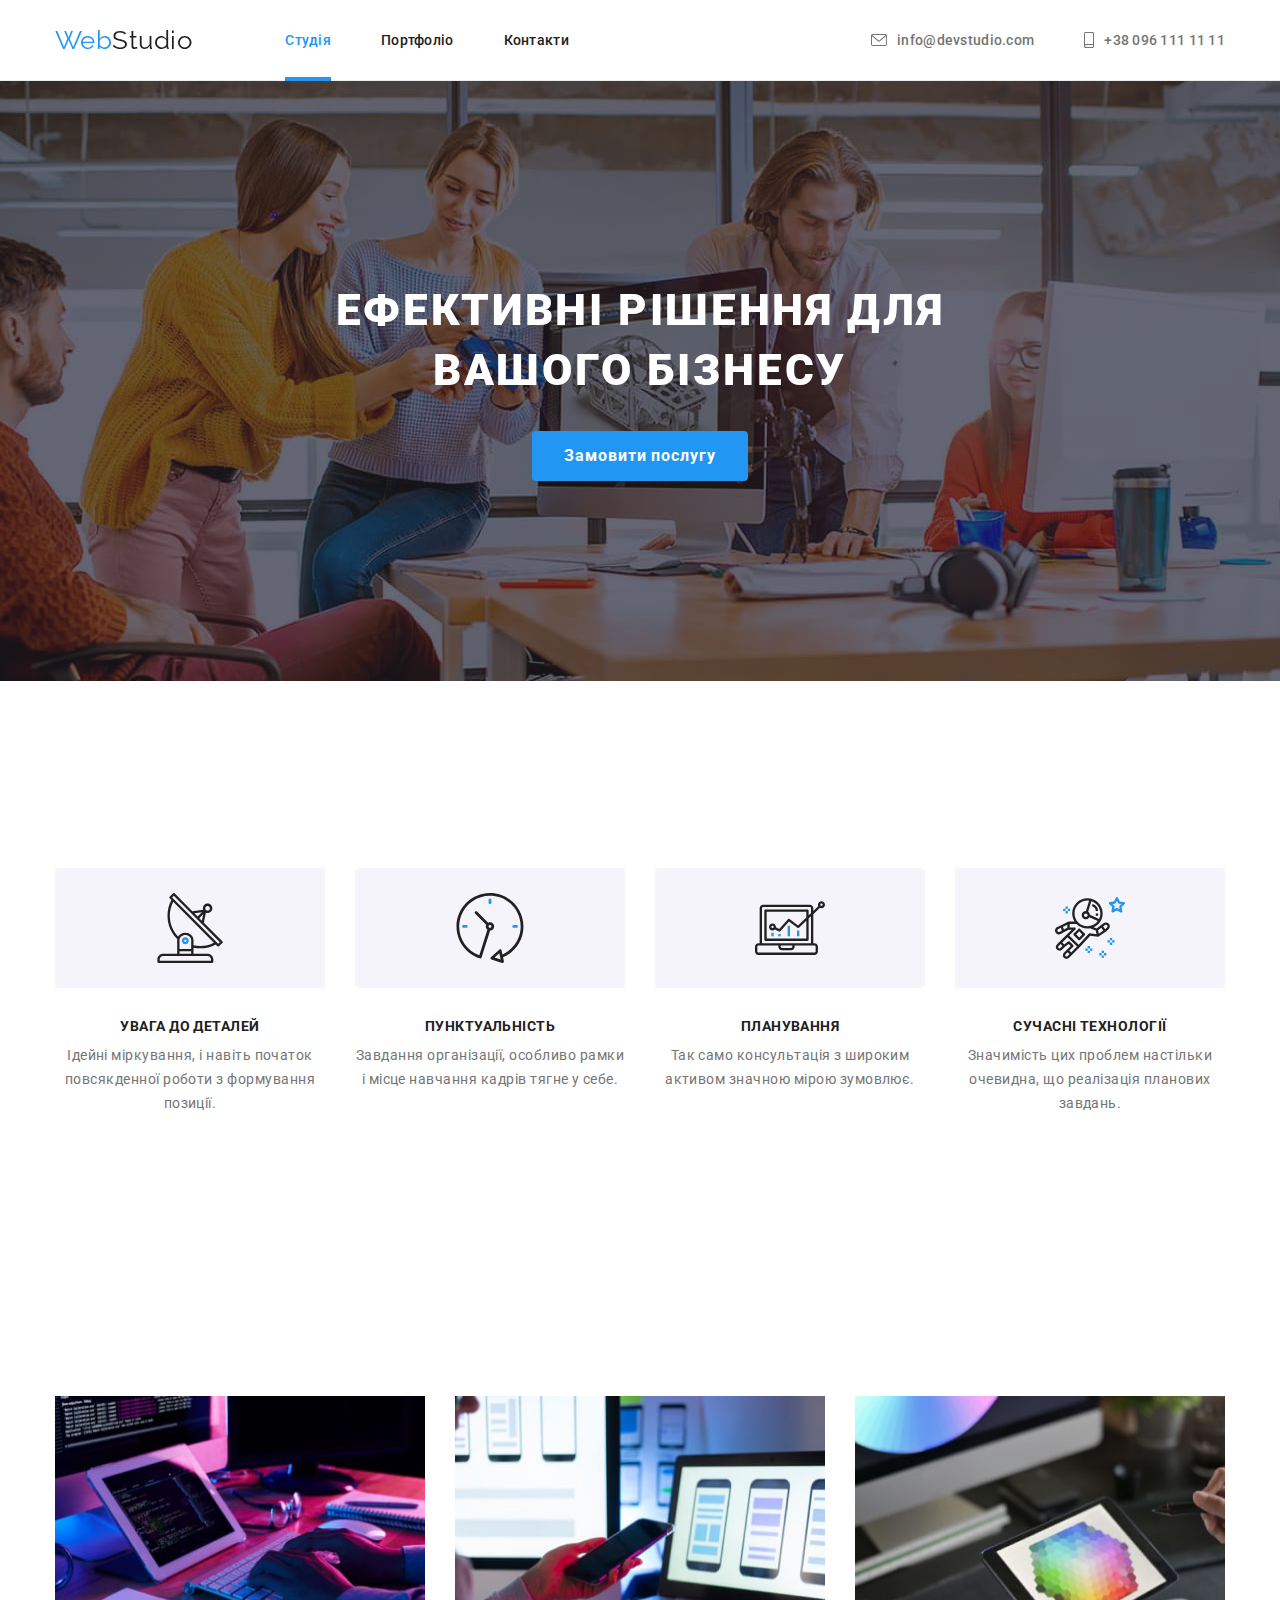
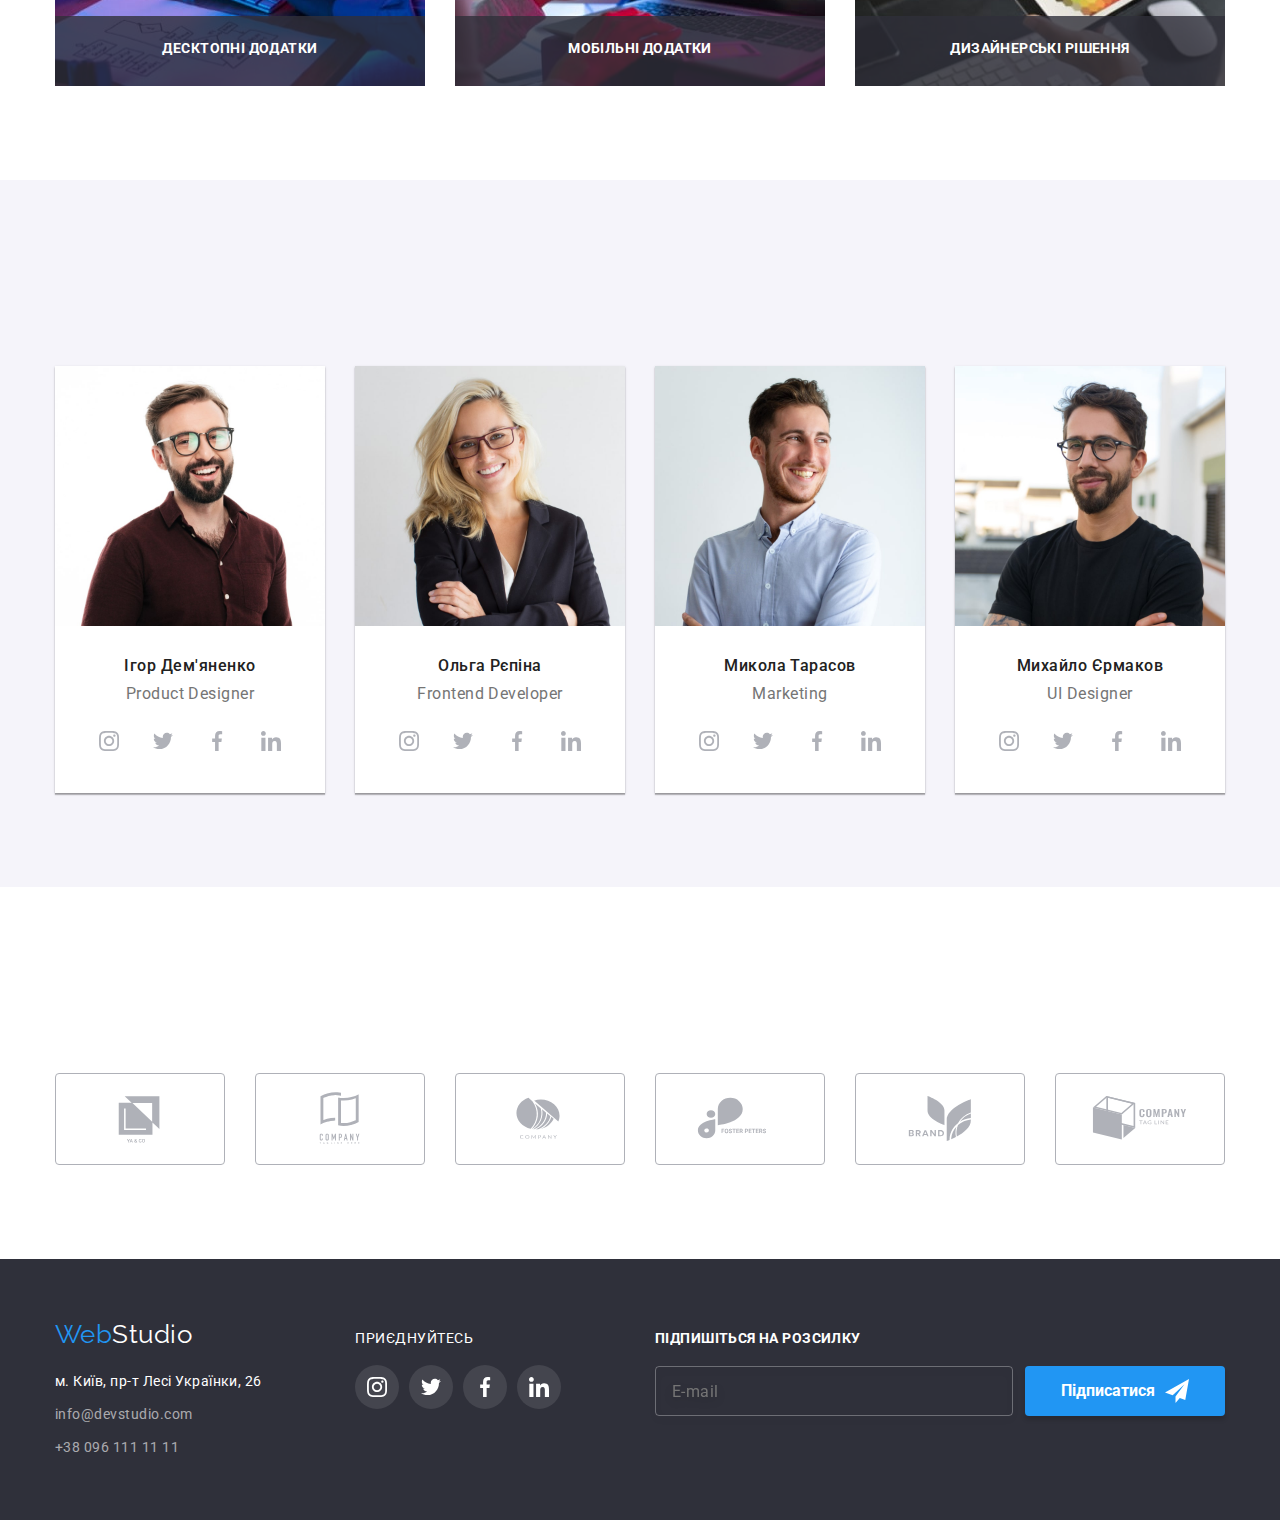
<file: index.html>
<!DOCTYPE html>
<html lang="uk">
<head>
  <meta charset="UTF-8">
  <meta http-equiv="X-UA-Compatible" content="IE=edge">
  <meta name="viewport" content="width=device-width, initial-scale=1.0">
  <title>Document</title> 

  <link rel="preconnect" href="https://fonts.googleapis.com">
  <link rel="preconnect" href="https://fonts.gstatic.com" crossorigin>
  <link href="https://fonts.googleapis.com/css2?family=Raleway:wght@700&family=Roboto:wght@400;500;700;900&display=swap"
  rel="stylesheet">
  
  <link rel="stylesheet" href="https://cdnjs.cloudflare.com/ajax/libs/modern-normalize/1.1.0/modern-normalize.min.css"
    integrity="sha512-wpPYUAdjBVSE4KJnH1VR1HeZfpl1ub8YT/NKx4PuQ5NmX2tKuGu6U/JRp5y+Y8XG2tV+wKQpNHVUX03MfMFn9Q=="
    crossorigin="anonymous" referrerpolicy="no-referrer" />
  <link rel="stylesheet" href="https://cdnjs.cloudflare.com/ajax/libs/animate.css/4.1.1/animate.min.css" />
  <link href="https://unpkg.com/aos@2.3.1/dist/aos.css" rel="stylesheet">
  
  <!--<link rel="stylesheet" href="./css/styles.css">-->
  <link rel="stylesheet" href="./css/main.min.css">
</head>

<body class="">

<header class="header" >
  <div class="container list-alignment">
    <a  href="#" class="header__Studio flex-second style-none" data-aos="fade-right"
      data-aos-offset="300"
      data-aos-easing="ease-in-sine"><span class="header__web">Web</span>Studio</a>
  <nav>
    <ul class="list menu">
      <li class="menu__item"><a href="#" class="menu__link current style-none "> Студія </a></li>
      <li class="menu__item"><a href="./portfolio.html " class="menu__link style-none"> Портфоліо </a></li>
      <li class="menu__item"><a href="#" class="menu__link style-none "> Контакти </a></li>
    </ul>
  </nav>
    <ul class="list menu">
      <li class="flex-first  "><a class=" header-contaktes style-none " href="mailto:info@devstudio.com">
        <svg class="icon-header" width="16" height="12"><use href="./imeges/icons.svg#icon--1"></use></svg>info@devstudio.com</a></li>
      <li class="flex-first icon-en "><a class="header-contaktes style-none " href="tel:+380961111111">
        <svg class="icon-header" width="10" height="16"><use href="./imeges/icons.svg#icon-smartphone-1"></use></svg>+38 096 111 11 11</a></li>
    </ul>
  </div>

</header>

<main> 
<section class="background body-modal">
  <div class="order container">
    <h1 class="order-text field-none"  data-aos="fade-down"
      data-aos-easing="linear"
      data-aos-duration="1500">ЕФЕКТИВНІ РІШЕННЯ ДЛЯ <br /> ВАШОГО БІЗНЕСУ</h1>
    <button class="order-button" type="button" data-modal-open>Замовити послугу</button>
  </div>
</section>


<section class="section none-bottom">
  <!--пізніше прибрати в CSS-->
  <h2 class="heddin">приорітети компанії</h2>
  <div class="container">
      <ul class="list priorities-flex section ">
        <li class="priority-flex ">
          <div class="icon-priorities">
            <svg class="" width="70" height="70">
              <use href="./imeges/icons.svg#icon-antenna-1-1">
              </use>
            </svg>
          </div>
          <h3 class="priorities-title">УВАГА ДО ДЕТАЛЕЙ</h3>
          <p class="priorities-text field-none">Ідейні міркування, і навіть початок повсякденної роботи з формування позиції.
          </p>
        </li>
        <li class="priority-flex ">
          <div class="icon-priorities">
            <svg class="" width="70" height="70">
              <use href="./imeges/icons.svg#icon-clock-1-1">
              </use>
            </svg>
          </div>
          <h3 class="priorities-title field-none">ПУНКТУАЛЬНІСТЬ</h3>
          <p class="priorities-text field-none">Завдання організації, особливо рамки і місце навчання кадрів тягне у себе.</p>
        </li>
        <li class="priority-flex ">
          <div class="icon-priorities">
            <svg class="" width="70" height="70">
              <use href="./imeges/icons.svg#icon-diagram-1-1">
              </use>
            </svg>
          </div>
          <h3 class="priorities-title field-none">ПЛАНУВАННЯ</h3>
          <p class="priorities-text field-none">Так само консультація з широким активом значною мірою зумовлює.</p>
        </li>
        <li class="priority-flex ">
          <div class="icon-priorities">
            <svg class="" width="70" height="70">
              <use href="./imeges/icons.svg#icon-astronaut-1-1">
              </use>
            </svg>
          </div>
          <h3 class="priorities-title field-none">СУЧАСНІ ТЕХНОЛОГІЇ</h3>
          <p class="priorities-text field-none">Значимість цих проблем настільки очевидна, що реалізація планових завдань.</p>
        </li>
      </ul>
  </div>
</section>
<!--чим ми займаємось-->
<section class="section">
  <div class="container">
    <h2 class="link field-none"  data-aos="zoom-out-left">Чим ми займаємося</h2>
    <ul class="list item">
      <li class="link-list">
        <div class="position-link">
          <img class="no-gap element" src="./img/box1-min.jpg" alt="працюе за ком" width="370" height="290">
          <h3 class="link-text text">ДЕСКТОПНІ ДОДАТКИ</h3>
        </div>
      </li>
      <li class="link-list">
        <div class="position-link">
          <img class="no-gap element" src="./img/img-min.jpg" alt="працюе за ноутом" width="370" height="290">
            <h3 class="link-text text"> МОБІЛЬНІ ДОДАТКИ</h3>
        </div>
      </li>
      <li class="link-list">
        <div class="position-link">
          <img class="no-gap element" src="./img/img(1)-min.jpg" alt="планшет" width="370" height="290">
          <h3 class="link-text text">ДИЗАЙНЕРСЬКІ РІШЕННЯ</h3>
        </div>
      </li>
    </ul>
  </div>

</section>
<!--список працівників-->
<section class="bgc section" >
  
  <div class="container">
    <h2 class="link field-none" data-aos="zoom-out-left">Наша команда</h2>
    <ul class="list theme">
      <li class="theme-bloc">
        <img class="no-gap"  src="./img/img(2)-min.jpg" alt="чоловік в окулярах коричнева теніска" width="270" height="260">
        <div class="cgr-bloc"><h3 class="nemes-list field-none">Ігор Дем'яненко</h3>
        <p lang="en" class="position-list field-none">Product Designer</p>
        <ul class="networks list">
          <li class="networks-position"> <a class="networks-team style-none" href="" target="_blank" rel="">
              <svg class="networks-icon" width="20" height="20">
                <use href="./imeges/icons.svg#icon-instagram-2-1"></use>
              </svg>
            </a></li>
          <li class="networks-position"> <a class="networks-team style-none" href="" target="_blank" rel="">
              <svg class="networks-icon" width="20" height="20">
                <use href="./imeges/icons.svg#icon-twitter-1-1"></use>
              </svg>
            </a></li>
          <li class="networks-position"> <a class="networks-team style-none" href="" target="_blank" rel="">
              <svg class="networks-icon" width="20" height="20">
                <use href="./imeges/icons.svg#icon-facebook-1-1"></use>
              </svg>
            </a></li>
          <li class="networks-position"> <a class="networks-team style-none" href="" target="_blank" rel="">
              <svg class="networks-icon" width="20" height="20">
                <use href="./imeges/icons.svg#icon-linkedin-1-1"></use>
              </svg>
            </a></li>
        </ul>
        </div>
        </li>
        <li class="theme-bloc">
          <img class="no-gap" src="./img/img(3)-min.jpg" alt="блондинка" width="270" height="260">
            <div class="cgr-bloc">
              <h3 class="nemes-list field-none">Ольга Рєпіна </h3>
              <p lang="en" class="position-list field-none">Frontend Developer</p>
          <ul class="networks list">
            <li class="networks-position"> <a class="networks-team style-none" href="" target="_blank" rel="">
                <svg class="networks-icon" width="20" height="20">
                  <use href="./imeges/icons.svg#icon-instagram-2-1"></use>
                </svg>
              </a></li>
            <li class="networks-position"> <a class="networks-team style-none" href="" target="_blank" rel="">
                <svg class="networks-icon" width="20" height="20">
                  <use href="./imeges/icons.svg#icon-twitter-1-1"></use>
                </svg>
              </a></li>
            <li class="networks-position"> <a class="networks-team style-none" href="" target="_blank" rel="">
                <svg class="networks-icon" width="20" height="20">
                  <use href="./imeges/icons.svg#icon-facebook-1-1"></use>
                </svg>
              </a></li>
            <li class="networks-position"> <a class="networks-team style-none" href="" target="_blank" rel="">
                <svg class="networks-icon" width="20" height="20">
                  <use href="./imeges/icons.svg#icon-linkedin-1-1"></use>
                </svg>
              </a></li>
            </ul>
            </div>
      </li>
      <li class="theme-bloc">
        <img  class="no-gap"  src="./img/img(4)-min.jpg" alt="чоловік в білій сорочці" width="270" height="260">
        <div class="cgr-bloc">
          <h3 class="nemes-list field-none">Микола Тарасов</h3>
          <p lang="en" class="position-list field-none">Marketing</p>
            <ul class="networks list">
              <li class="networks-position"> <a class="networks-team style-none" href="" target="_blank" rel="">
                  <svg class="networks-icon"  width="20" height="20">
                    <use href="./imeges/icons.svg#icon-instagram-2-1"></use>
                  </svg>
                </a></li>
              <li class="networks-position"> <a class="networks-team style-none" href="" target="_blank" rel="">
                  <svg class="networks-icon"  width="20" height="20">
                    <use href="./imeges/icons.svg#icon-twitter-1-1"></use>
                  </svg>
                </a></li>
              <li class="networks-position"> <a class="networks-team style-none" href="" target="_blank" rel="">
                  <svg class="networks-icon"  width="20" height="20">
                    <use href="./imeges/icons.svg#icon-facebook-1-1"></use>
                  </svg>
                </a></li>
              <li class="networks-position"> <a class="networks-team style-none" href="" target="_blank" rel="">
                  <svg class="networks-icon" width="20" height="20">
                    <use href="./imeges/icons.svg#icon-linkedin-1-1"></use>
                  </svg>
                </a></li>
            </ul>
      </div>
      </li>
      <li class="theme-bloc">
        <img  class="no-gap"  src="./img/img(5)-min.jpg" alt="чоловік в чорній футболці" width="270" height="260">
        <div class="cgr-bloc">
          <h3 class="nemes-list field-none">Михайло Єрмаков</h3>
          <p lang="en" class="position-list field-none">UI Designer</p>
              <ul class="networks list">
                <li class="networks-position"> <a class="networks-team style-none" href="" target="_blank" rel="">
                    <svg class="networks-icon" width="20" height="20">
                      <use href="./imeges/icons.svg#icon-instagram-2-1"></use>
                    </svg>
                  </a></li>
                <li class="networks-position"> <a class="networks-team style-none" href="" target="_blank" rel="">
                    <svg class="networks-icon" width="20" height="20">
                      <use href="./imeges/icons.svg#icon-twitter-1-1"></use>
                    </svg>
                  </a></li>
                <li class="networks-position"> <a class="networks-team style-none" href="" target="_blank" rel="">
                    <svg class="networks-icon" width="20" height="20">
                      <use href="./imeges/icons.svg#icon-facebook-1-1"></use>
                    </svg>
                  </a></li>
                <li class="networks-position"> <a class="networks-team style-none" href="" target="_blank" rel="">
                    <svg class="networks-icon" width="20" height="20">
                      <use href="./imeges/icons.svg#icon-linkedin-1-1"></use>
                    </svg>
                  </a></li>
              </ul>
              </div>
              </li>
      </ul>
  </div>
</section>
<section class="section">
  <div class=" container">
    <h2 class="link field-none" data-aos="zoom-out-left">Постійні клієнти</h2>
    <ul class="list clients-list">
      <li class="clients"><a class=" clients-position style-none" href="#" target="_blank">
        <svg class="icon-clients" width="106" height="60"><use href="./imeges/icons.svg#icon-Logo-6"></use></svg>
      </a></li>
      <li class="clients"><a class=" clients-position style-none" href="#" target="_blank">
        <svg class="icon-clients" width="106" height="60"><use href="./imeges/icons.svg#icon-Logo-1-1"></use></svg>
      </a></li>
      <li class="clients"><a class=" clients-position style-none" href="#" target="_blank">
        <svg class="icon-clients" width="106" height="60"><use href="./imeges/icons.svg#icon-Logo-2-1"></use></svg>
      </a></li>
      <li class="clients"><a class=" clients-position style-none" href="#" target="_blank">
        <svg class="icon-clients" width="106" height="60"><use href="./imeges/icons.svg#icon-Logo-3-1"></use></svg>
      </a></li>
      <li class="clients"><a class=" clients-position style-none" href="#" target="_blank">
        <svg class="icon-clients" width="106" height="60"><use href="./imeges/icons.svg#icon-Logo-4-1"></use></svg>
      </a></li>
      <li class="clients"><a class=" clients-position style-none" href="#" target="_blank">
        <svg class="icon-clients" width="106" height="60"><use href="./imeges/icons.svg#icon-Logo-5-2"></use></svg>
      </a></li>
    </ul>
  </div>
</section>

</main>

<footer class="box-address">
  <div class="container">
    <div class="">
      <a href="#" class="footer-studio style-none " ><span class="footer-web">Web</span>Studio</a>
      <ul class=" list footer-list footer-flex">
        <li class="position-margin address">м. Київ, пр-т Лесі Українки, 26</li>
        <li class="position-margin widht"><a class="box-contact style-none" href="mailto:info@devstudio.com">info@devstudio.com</a></li>
        <li class="position-margin widht"><a class="box-contact style-none" href="tel:+380961111111">+38 096 111 11 11</a></li>
      </ul>
    </div>

    <div class="footer-container ">
      <p class="footer-title">ПРИЄДНУЙТЕСЬ</p>
      <ul class="list  footer-gap">
        <li class="footer-position"><a class="style-none footer-link" href="">
            <svg class="footer-icon" width="20" height="20">
              <use href="./imeges/icons.svg#icon-instagram-2-1"></use>
            </svg></a></li>
        <li class="footer-position"><a class="style-none footer-link" href="">
            <svg class="footer-icon" width="20" height="20">
              <use href="./imeges/icons.svg#icon-twitter-1-1"></use>
            </svg></a></li>
        <li class="footer-position"><a class="style-none footer-link" href="">
            <svg class="footer-icon" width="20" height="20">
              <use href="./imeges/icons.svg#icon-facebook-1-1"></use>
            </svg></a></li>
        <li class="footer-position"><a class="style-none footer-link" href="">
            <svg class="footer-icon" width="20" height="20">
              <use href="./imeges/icons.svg#icon-linkedin-1-1"></use>
            </svg></a></li>
      </ul>
    </div>
    <!----------підписка  footer--------->
    <div >
      <form name="email" autocomplete="on" novalidate>
          <p class="label-text" >Підпишіться на розсилку</p>
          <div class="button-imput">
           
            <input class="imput-footer" type="email" name="email" id="email" placeholder="E-mail" />
            <button type="submit" class="footer-button">Підписатися
            <svg class="icon-submit" width="24" height="24">
              <use href="./imeges/icons.svg#icon-icon-send-1" ></use></svg></button>
          </div>
      </form>
    </div>
  </div>
</footer>
<!------------modal---------------->
<div class="backdrop is-hidden" data-modal>
  <div class="modal">
    <button class="modal-button" type="button" data-modal-close>
      <svg class="icon-modal" width="18" height="18">
        <use href="./imeges/icons.svg#icon-close-black-18"></use>
      </svg>
    </button>
    <!------------ форма замовлення------->
    <p class="modal-title">Залиште свої дані, ми вам передзвонимо</p>
    <form>
    <label class="label-input" for="user-name">Ім'я</label>
    <div class="input-wrapper">
      <input id="user-name" type="text" name="user-name" class="modal-input" required>
        <svg class="icon-input-modal" width="18" height="18">
        <use href="./imeges/icons.svg#icon-person-black-18dp-1-1"></use>
      </svg>
    </div>
    <label class="label-input" for="user-tel">Телефон</label>
    <div class="input-wrapper">
      <input id="user-tel" type="tel" name="user-tel" class="modal-input" required>
        <svg class="icon-input-modal" width="18" height="18">
        <use href="./imeges/icons.svg#icon-phone-black-18dp-1-1"></use>
      </svg>
    </div>
    <label class="label-input" for="user-email">Пошта</label>
    <div class="input-wrapper">
      <input class="modal-input" id="user-email" type="email" name="user-email" required>
        <svg class="icon-input-modal" width="18" height="18">
        <use href="./imeges/icons.svg#icon-email-black-18dp-1-1"></use>
      </svg>
    </div>
    <label  class="label-input" for="comment-modal">Коментар</label>
    <textarea 
    class="comment-modal" 
    name="comment-modal" 
    id="comment-modal" 
    placeholder="Введіть текст"></textarea>
    <!-------------checkbox------------->
    <div class="modal-field">
        <input class="checkbox-input hide" type="checkbox" id="checkbox-modal">
        <label class="checkbox-modal" for="checkbox-modal">
          <span class=""><svg class="" width="11" height="8">
            <use href="./imeges/icons.svg#icon-Vector-3-1"></use>
          </svg>
        </span>Погоджуюся з розсилкою та приймаю<b class="checkbox-span">
          <a class="input-condition style-none" href="#">Умови договору</a>
        </b>
      </label>
    </div>
      <button type="submit" class="button-send">Відправити</button>
      </form>
  </div>

</div>


<!---------------------------------->

<script src="https://unpkg.com/aos@2.3.1/dist/aos.js"></script>
<script>
  AOS.init();
</script>
<script src="./js/modal.js"></script>
<!----------"console"-->
  <script>
    (() => {
      document.querySelector('.js-speaker-form').addEventListener('submit', e => {
        e.preventDefault();

        new FormData(e.currentTarget).forEach((value, name) =>
          console.log(`${name}: ${value}`),
        );

        e.currentTarget.reset();
      });
    })();
  </script>
</body>
</html>
</file>
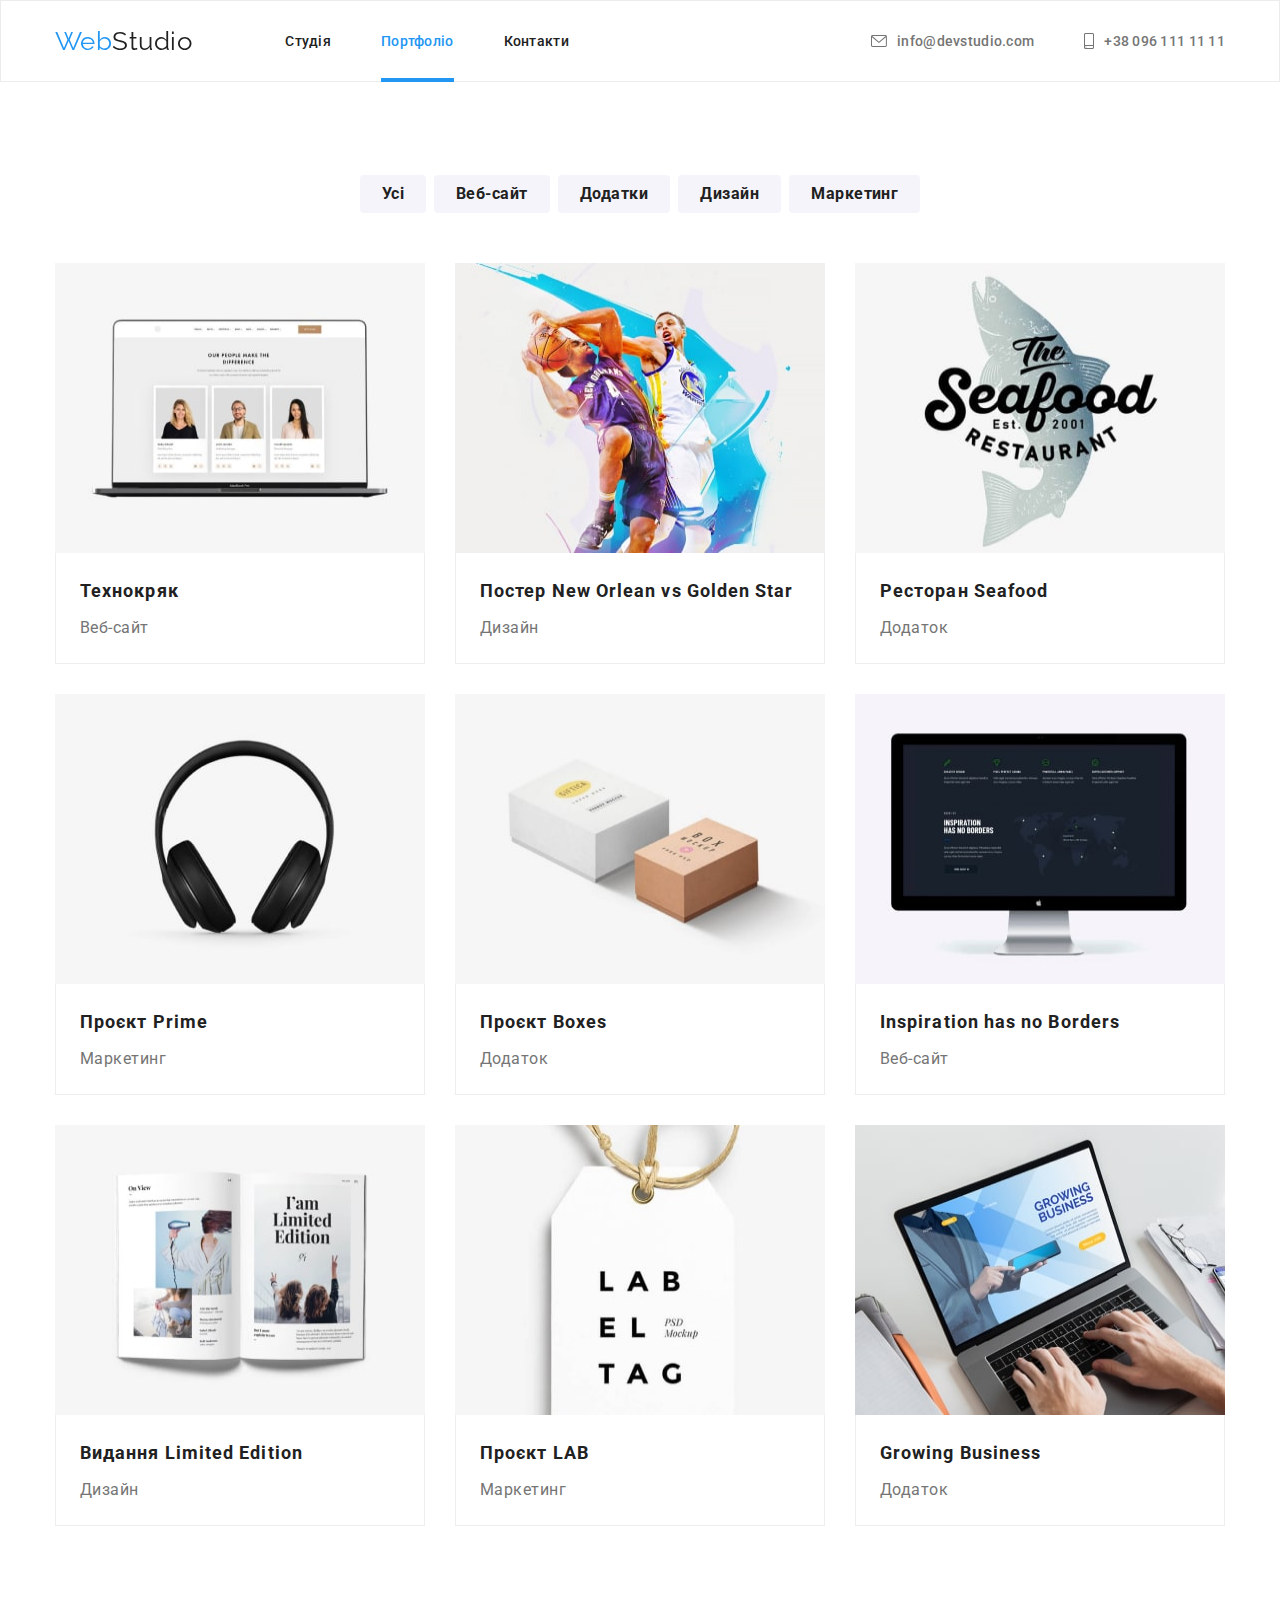
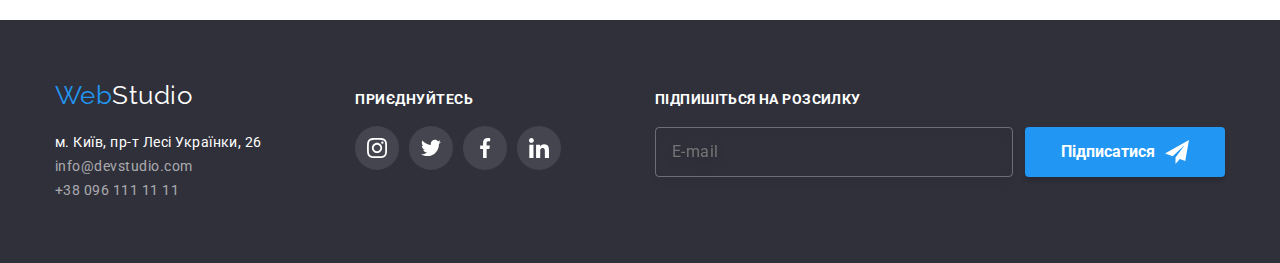
<file: portfolio.html>
<!DOCTYPE html>
<html lang="uk">
<head>
  <meta charset="UTF-8">
  <meta http-equiv="X-UA-Compatible" content="IE=edge">
  <meta name="viewport" content="width=device-width, initial-scale=1.0">
  <title>Document</title>
  <link rel="preconnect" href="https://fonts.googleapis.com">
  <link rel="preconnect" href="https://fonts.gstatic.com" crossorigin>
  <link href="https://fonts.googleapis.com/css2?family=Raleway:wght@700&family=Roboto:wght@400;500;700;900&display=swap"
      rel="stylesheet">
  <link rel="stylesheet" href="https://cdnjs.cloudflare.com/ajax/libs/modern-normalize/1.1.0/modern-normalize.min.css"
    integrity="sha512-wpPYUAdjBVSE4KJnH1VR1HeZfpl1ub8YT/NKx4PuQ5NmX2tKuGu6U/JRp5y+Y8XG2tV+wKQpNHVUX03MfMFn9Q=="
    crossorigin="anonymous" referrerpolicy="no-referrer" />
  <link rel="stylesheet" href="https://cdnjs.cloudflare.com/ajax/libs/animate.css/4.1.1/animate.min.css" />
  <link href="https://unpkg.com/aos@2.3.1/dist/aos.css" rel="stylesheet">
  <link rel="stylesheet" href="./css/main.min.css">
    <!--<link rel="stylesheet" href="./css/styles.css">-->
</head>

<body>
  
  <header class="header heder-border ">
    <div class="container list-alignment ">
        <a href="#" class="header__Studio flex-second style-none" data-aos="fade-right"
      data-aos-offset="300"
      data-aos-easing="ease-in-sine"><span class="header__web">Web</span>Studio</a>
        <nav class="">
          <ul class="list menu">
            <li class="menu__item"><a href="./index.html" class="menu__link   style-none "> Студія </a></li>
            <li class="menu__item"><a href="./portfolio.html " class="menu__link  current style-none"> Портфоліо </a></li>
            <li class="menu__item"><a href="#" class="menu__link  style-none "> Контакти </a></li>
          </ul>
        </nav>
        <ul class="list">
          <li class="flex-first"><a class="header-contaktes style-none " href="mailto:info@devstudio.com"><svg class="icon-header" width="16" height="12">
            <use href="./imeges/icons.svg#icon--1" width="16" height="12"></use>
          </svg>info@devstudio.com</a>
          </li>
        <li class="flex-first icon-en "><a class="header-contaktes style-none " href="tel:+380961111111">
            <svg class="icon-header" width="10" height="16">
              <use href="./imeges/icons.svg#icon-smartphone-1"></use>
            </svg>+38 096 111 11 11</a></li>
            </ul>
    </div>
  </header>

  <!--кнопки-->
  <main>
    <section class="section ">
      <div class="container">
        <!--сховати в css-->
          <h1 class="heddin field-none">список проектов</h1>
          <!--список кнопок-->
          <ul class="list bottom-flex">
            <li class="bottom-position"><button class="button-filter" type="button">Усі</button></li>
            <li class="bottom-position"><button class="button-filter" type="button">Веб-сайт</button></li>
            <li class="bottom-position"><button class="button-filter" type="button">Додатки</button></li>
            <li class="bottom-position"><button class="button-filter" type="button">Дизайн</button></li>
            <li class="bottom-position"><button class="button-filter" type="button">Маркетинг</button></li>
          </ul>
          <!--проекти-->
          <ul class="list projects-flex ">
            <li class="list-projects">
              <a href="#" class=" shadow style-none">
                <div class="projects-absolut"><img class="no-gap" src="./imeges/img-min.jpg" alt="vebsite" width="370" height="290">
                <p class="text-projects-js">Ресурс пропонує комплексні пропозиції з різним рівнем функціоналу та сервісів. Все це
                  дозволить відвідувачу отримати вичерпні відомості про компанію чи приватну особу.</p>
                </div>
                <div class="background-projeckt">
                  <h2 class="titel field-none">Технокряк</h2>
                  <p class="titel-content field-none">Веб-сайт</p>
              </div>
              </a>
            </li>
            <li class="list-projects">
              <a href="#" class=" shadow  style-none">
                <div class="projects-absolut"><img class="no-gap" src="./imeges/img(1)-min.jpg" alt="desing" width="370" height="290">
                <p class="text-projects-js">Ресурс пропонує комплексні пропозиції з різним рівнем функціоналу та сервісів. Все це
                  дозволить відвідувачу отримати вичерпні відомості про компанію чи приватну особу.</p>
                </div>
                <div class="background-projeckt">
                  <h2 class="titel field-none" lang="en">Постер New Orlean vs Golden Star</h2>
                  <p class="titel-content field-none">Дизайн</p>
              </div>
              </a>
            </li>
            <li class="list-projects">
              <a href="#" class=" shadow style-none">
                <div class="projects-absolut"><img class="no-gap" src="./imeges/img(2)-min.jpg" alt="addition" width="370" height="290">
                <p class="text-projects-js">Ресурс пропонує комплексні пропозиції з різним рівнем функціоналу та сервісів. Все це
                  дозволить відвідувачу отримати вичерпні відомості про компанію чи приватну особу.</p>
                </div>
                <div class="background-projeckt">
                  <h2 class="titel field-none" lang="en">Ресторан Seafood</h2>
                <p class="titel-content field-none">Додаток</p>
              </div>
              </a>
            </li>
            <li class="list-projects">
              <a href="#" class=" shadow style-none">
                <div class="projects-absolut"><img class="no-gap" src="./imeges/img(3)-min.jpg" alt="aerpiece" width="370" height="290">
                <p class="text-projects-js">Ресурс пропонує комплексні пропозиції з різним рівнем функціоналу та сервісів. Все це
                  дозволить відвідувачу отримати вичерпні відомості про компанію чи приватну особу.</p>
                </div>
                <div class="background-projeckt">
                  <h2 class="titel field-none" lang="en">Проєкт Prime</h2>
                  <p class="titel-content field-none">Маркетинг</p>
              </div>
              </a>
            </li>
            <li class="list-projects">
              <a href="#" class=" shadow style-none">
                <div class="projects-absolut"><img class="no-gap" src="./imeges/img(4)-min.jpg" alt="two box" width="370" height="290">
                <p class="text-projects-js">Ресурс пропонує комплексні пропозиції з різним рівнем функціоналу та сервісів. Все це
                  дозволить відвідувачу отримати вичерпні відомості про компанію чи приватну особу.</p>
                </div>
                <div class="background-projeckt">
                  <h2 class="titel field-none" lang="en">Проєкт Boxes</h2>
                  <p class="titel-content field-none">Додаток</p>
              </div>
              </a>
            </li>
            <li class="list-projects">
              <a href="#" class=" shadow style-none">
                <div class="projects-absolut"><img class="no-gap" src="./imeges/img(5)-min.jpg" alt="monitor" width="370" height="290">
                <p class="text-projects-js">Ресурс пропонує комплексні пропозиції з різним рівнем функціоналу та сервісів. Все це
                  дозволить відвідувачу отримати вичерпні відомості про компанію чи приватну особу.</p>
                </div>
                <div class="background-projeckt">
                  <h2 class="titel field-none" lang="en">Inspiration has no Borders</h2>
                  <p class="titel-content field-none">Веб-сайт</p>
              </div>
              </a>
            </li>
            <li class="list-projects">
              <a href="#" class=" shadow style-none">
                <div class="projects-absolut"><img class="no-gap" src="./imeges/img(6)-min.jpg" alt="magazin" width="370" height="290">
                <p class="text-projects-js">Ресурс пропонує комплексні пропозиції з різним рівнем функціоналу та сервісів. Все це
                  дозволить відвідувачу отримати вичерпні відомості про компанію чи приватну особу.</p>
                </div>
                <div class="background-projeckt">
                  <h2 class="titel field-none" lang="en">Видання Limited Edition</h2>
                  <p class="titel-content field-none">Дизайн</p>
              </div>
              </a>
            </li>
            <li class="list-projects">
              <a href="#" class=" shadow style-none">
                <div class="projects-absolut"><img class="no-gap" src="./imeges/img(7)-min.jpg" alt="tag" width="370" height="290">
                <p class="text-projects-js">Ресурс пропонує комплексні пропозиції з різним рівнем функціоналу та сервісів. Все це
                  дозволить відвідувачу отримати вичерпні відомості про компанію чи приватну особу.</p>
                </div>
                <div class="background-projeckt">
                  <h2 class="titel field-none" lang="en">Проєкт LAB</h2>
                  <p class="titel-content field-none">Маркетинг</p>
              </div>
              </a>
            </li>
            <li class="list-projects">
              <a href="#" class=" shadow style-none">
                <div class="projects-absolut"><img class="no-gap" src="./imeges/img(8)-min.jpg" alt="laptop" width="370" height="290">
                <p class="text-projects-js">Ресурс пропонує комплексні пропозиції з різним рівнем функціоналу та сервісів. Все це
                  дозволить відвідувачу отримати вичерпні відомості про компанію чи приватну особу.</p>
                </div>
                <div class="background-projeckt">
                  <h2 class="titel field-none" lang="en">Growing Business</h2>
                  <p class="titel-content field-none">Додаток</p>
              </div>
              </a>
            </li>
          </ul>
      </div>

    
    </section>
  </main>
  <footer class="box-address">
  
    <div class="container">
      <div class="wrapper">
        <a href="#" class="footer-studio style-none "><span class="footer-web">Web</span>Studio</a>
        <ul class=" list footer-list footer-flex">
          <li class="address">м. Київ, пр-т Лесі Українки, 26</li>
          <li class="widht"><a class="box-contact style-none" href="mailto:info@devstudio.com">info@devstudio.com</a></li>
          <li class="widht"><a class="box-contact style-none" href="tel:+380961111111">+38 096 111 11 11 </a></li>
        </ul>
      </div>
      <div class="footer-container ">
        <h2 class="footer-title">ПРИЄДНУЙТЕСЬ</h2>
        <ul class="list footer-gap ">
          <li class="footer-position"><a class="style-none footer-link" href="">
              <svg class="footer-icon" width="20" height="20">
                <use href="./imeges/icons.svg#icon-instagram-2-1"></use>
              </svg></a></li>
          <li class="footer-position"><a class="style-none footer-link" href="">
              <svg class="footer-icon" width="20" height="20">
                <use href="./imeges/icons.svg#icon-twitter-1-1"></use>
              </svg></a></li>
          <li class="footer-position"><a class="style-none footer-link" href="">
              <svg class="footer-icon" width="20" height="20">
                <use href="./imeges/icons.svg#icon-facebook-1-1"></use>
              </svg></a></li>
          <li class="footer-position"><a class="style-none footer-link" href="">
              <svg class="footer-icon" width="20" height="20">
                <use href="./imeges/icons.svg#icon-linkedin-1-1"></use>
              </svg></a></li>
        </ul>
      </div>
      <!----------підписка  footer--------->
      <div>
        <form name="email" autocomplete="on" novalidate>
          <p class="label-text">Підпишіться на розсилку</p>
          <div class="button-imput">
            <input class="imput-footer" type="email" name="email" placeholder="E-mail" />
            <button type="submit" class="footer-button">Підписатися
              <svg class="icon-submit" width="24" height="24">
                <use href="./imeges/icons.svg#icon-icon-send-1"></use>
              </svg></button>
          </div>
        </form>
      </div>
    </div>
  
  </footer>
  
  <script src="https://unpkg.com/aos@2.3.1/dist/aos.js"></script>
    <script src="./js/modal.js"></script>
<script>
  AOS.init();
</script>
</body>

</html>
</file>
<file: css/styles.css>
/* :root{
  --background:#188CE8;
  --accent-color:#2196F3 ;
  --title-text-color:#212121;
  --text-paragraph-color:#757575;
  --main-color:#FFFFFF;
  --second-color:#2F303A;
  --footer-color:rgba(255, 255, 255, 0.6);
  --color-button:#F5F4FA;
  --color-hover-icone:#2196F3;
  --text-logo:'Raleway',
      sans-serif;
  --main-text:'Roboto',
      sans-serif;
}
h1,
h2,
h3,
h4,
h5,
h6,
p {
  margin: 0;
}
html{
  box-sizing: border-box;
}
*,
*::before,
*::after{
  box-sizing: inherit;
}



body{
  font-family: 'Roboto', sans-seerif;
    font-size: 16px;
    letter-spacing: 0.03em;
    color: var(--text-paragraph-color);
    margin:0;
}
.hide{
  border: 0;
  clip: rect(1px,1px,1px,1px);
  -webkit-clip-path: inset(50%);
  clip-path: inset(50%);
  height: 1px;
  margin: -1px;
  overflow: hidden;
  padding: 0;
  position: absolute;
  width: 1px;
  word-wrap: normal !important;
}
/*---------flex-------*/
/*.container {
  width: 1200px;
  padding-left: 15px;
  padding-right: 15px;
  margin: 0 auto;
}

.section{
  padding-top: 94px;
  padding-bottom: 94px;
}

.box-contact,.position-list,.priorities-text{
  line-height:1.1875;
}
/* --------відміна верхніх відступів---------- */
/*.field-none{
  margin-top: 0;
  Padding: 0;
}
/* ------------відміна стилю ul -------------*/
/*.list{
  list-style: none;
    padding: 0;
    margin: 0;
}
/* ------відміна стилю посилань -----*/
/*.style-none
{
text-decoration: none;
  color: inherit;
  margin-right: 0;
}
.heddin{ 
  width: 1px;
  height: 1px;
  margin: -1px;
  padding: 0;
  overflow: hidden;
  border: 0;
  clip: rect(0 0 0 0);

}

  .header__web,.header__Studio,.footer-web,.footer-studio{
    color:var(--accent-color);
    font-family: var(--text-logo);
      font-size: 26px;
      line-height: 1.1923;
  }
  .body-modal{
  position: relative;
  }

.header{
  border-bottom: 1px solid #ECECEC;
}
.header__Studio{
  color: var(--title-text-color);
    padding-bottom: 24px;
    padding-top: 25px;
}
.menu__item{
  position: relative;
}
.menu__link.current{
  color: var(--accent-color);
}
.menu__link.current:after{
  content: "";
  width: 100%;
  height: 4px;
  background-color: var(--color-hover-icone);
  position: absolute;
  left: 0;
  bottom: -1px;

}

.menu__link{
  color: var(--title-text-color);

}
.menu__link {
    font-weight: 500;
    font-size: 14px;
    letter-spacing: 0.02em;
padding-bottom: 32px;
padding-top: 32px;
display: flex;
align-items: center;
transition: color 250ms cubic-bezier(0.4, 0, 0.2, 1);
} 

.header-contaktes{
      font-weight: 500;
        font-size: 14px;
        letter-spacing: 0.02em;
        padding-bottom: 32px;
        padding-top: 32px;
        display: flex;
        align-items: center;
        gap: 10px;
        transition: color 250ms cubic-bezier(0.4, 0, 0.2, 1);
}
.icon-header{
  fill: currentColor;
}
.heder-border{
  border: 1px solid #ECECEC;;

}
/* -----------ховер фокус----------- */
/*list .menu__link:hover,
.list .header-contaktes:hover, 
.box-contact:hover{
  color: var(--accent-color); 

}
.list .menu__link:focus,
.list .header-contaktes:focus,
.box-contact:focus{
    color: var(--accent-color);
}
              /*-ok--*/
/*додати до героя*/
/*.background{
    background-color: var(--second-color);
    padding-bottom: 200px;
    padding-top: 200px;
    align-items: Center;
}



/*--header flex---*/.flex-second{
 /* margin-right: 93px;
}
.list-alignment{
  display: flex;
  align-items: center;
}
.icon-header:hover{
  fill: var(--color-hover-icone);

}
.header-link:hover .icon-header{
  fill: var(--color-hover-icone);

}
.list .flex-first:not(:last-child){
  margin-right: 50px;

}
.none-bottom{
  padding-bottom: 0;
}
.list{
  display: flex;
  margin-left: auto;
}
.list .menu__item:not(:last-child){
  margin-right: 50px;
}
/*  -------------маін--------  */
/*.background{
    background-image: linear-gradient(
    rgba(47, 48, 58, 0.4),
    rgba(47, 48, 58, 0.4)),
    url(../imeges/Img-bg\(1\).jpg);
    background-repeat: no-repeat;
    background-position: center;
    background-size: cover;
    max-width: 1600px;
    margin-left: auto;
    margin-right: auto;
  
}
.order-text{
  color: var(--main-color);
  font-weight: 900;
    font-size: 44px;
    line-height: 1.3636;
    text-align: center;
    letter-spacing: 0.06em;
    margin-bottom: 30px;

}

.order-button{
  background-color: var(--accent-color);
  color: var(--main-color);
  font-family: var(--main-text);
  cursor:pointer;
  font-weight: 700;
  font-size: 16px;
    line-height: 1.875;
    align-items: center;
    text-align: center;
    letter-spacing: 0.06em;
    border: 0;
    transition: background 250ms cubic-bezier(0.4, 0, 0.2, 1);
}
.order-button{
  margin: 0 auto;
  display: block;
  border-radius: 4px;
  padding:10px 32px ;
}
.order-button:hover,
.order-button:focus {
  background-color: var(--background);
  color: var(--main-color);

}

/* -----------список приорітетів компані */


/*.priority-flex{
  width: calc((100% - 90px)/4);
}
.priority-flex li:last-child {
  margin: 0;
}

.priority-flexnt:nth-child(4n){
  margin-right: 0;
} 
.priority-flexnt:nth-child(-n+4){
  margin-bottom: 0;
}

.priorities-flex{
  display: flex;
  gap: 30px;
}

.icon-priorities{

  height: 120px;
  display: flex;
  align-items: center;
  justify-content: center;
  background-color:var(--color-button);
  border-radius: 4px;
  margin-bottom: 30px;
  transition: fill 250ms cubic-bezier(0.4, 0, 0.2, 1);
}

.priorities-title{
    color: var(--title-text-color);
    font-size: 14px;
    text-transform: uppercase;
    margin-bottom: 10px;
}
.priorities-text{
    color: var(--text-paragraph-color);
    font-size: 14px;
    line-height: 1.7142;
}
/* -----img list  !!!додати до працівників bgc!!!---- */

/*.bgc{
  background-color: var(--color-button);
}
.link{ 
  color: var(--title-text-color);
  font-weight: 700;
    font-size: 36px;
    line-height: 1.1666;
    text-align: center;
    margin-bottom: 50px;
    padding-top: 0;
}

.link-list{
  width: calc((100% - 60px)/3);

}
/*---------фон на img-------------*/
/*.text{
  font-weight: 700;
    font-size: 14px;
    line-height: 0,85;
    text-align: center;
    white-space: nowrap;
    padding: 27px 0px;
}
.position-link{
  position: relative;
}
.link-text{
  position: absolute;
  bottom: 0;
  left: 0;
  width: 100%;
  min-height: 70px;
  color: var(--main-color);
  background-color: rgba(47, 48, 58, 0.8);
}

.item{
column-gap: 30px
}
/* ------команда компанії------- */
/*.nemes-list{
  color: var(--title-text-color);
  font-size: 16px;
  font-weight: 500;
    line-height: 1.1875;
    text-align: center;
    margin-bottom: 10px;

}
.position-list{
  color: var(--text-paragraph-color);
  font-weight: 400;
    line-height:1.1875;
    text-align: center;
    margin-bottom: 16px;

}
.theme{
  display: flex;
  gap: 30px;

}
.theme-bloc{
  background-color: var(--main-color);
  width: calc((100% - 90px)/4);
  box-shadow:
  0px 2px 1px rgba(0,0,0,0.2), 
  0px 1px 1px rgba(0,0,0,0.14),
  0px 1px 3px rgba(0,0,0,0.12);

}

.networks{
  display: flex;
    gap: 10px;
    justify-content: center;
}
.networks-icon{
transition: fill 250ms cubic-bezier(0.4, 0, 0.2, 1);
}


.networks-position{
  width: 44px;
  height: 44px;
}
.networks-team{
  display: flex;
  align-items: center;
  justify-content: center;
  width: 100%;
  height: 100%;
  border-radius: 50%;
  background-color:var(--main-color);
  transition: color 250ms cubic-bezier(0.4, 0, 0.2, 1);
  transition: background 250ms cubic-bezier(0.4, 0, 0.2, 1);
  }


.networks-team:hover{
  background-color:var(--color-hover-icone);

}
.networks-team:hover .networks-icon{
  fill: var(--main-color);

}
.networks-team:focus{
  background-color: var(--color-hover-icone);

}
.networks-team:focus .networks-icon{
  fill: var(--main-color);

}
.networks-icon{
  fill: #AFB1B8;
    transition: fill 250ms cubic-bezier(0.4, 0, 0.2, 2);

}

.cgr-bloc{
  padding-top: 30px;
  padding-bottom: 30px;

}

.no-gap{
  display: block;
  max-width:100%;
}
/*--постийні кліенти ---*/

/*.clients-list{
  display: flex;
  gap: 30px;
}

.clients{
  width: 170px;
  height: 92px;
  width: calc((100% - 150px)/6);
}

.clients-position{
  display: flex;
    align-items: center;
    justify-content: center;
    background-color: var(--main-color);
    border-radius: 4px;
    width: 100%;
    height: 100%;
    border: 1px solid #AFB1B8;
    transition: color 250ms cubic-bezier(0.4, 0, 0.2, 1);
    }

.clients-position:focus{
  fill:var(--color-hover-icone);
      

}
.clients-position:hover {
  border: 1px solid var(--color-hover-icone);

}

.clients-position:hover .icon-clients {
  fill: var(--color-hover-icone);

}

.clients-position:hover {
  fill: var(--color-hover-icone);

}

.clients-position:focus .icon-clients {
  fill: var(--color-hover-icone);

}
.clients-position:focus {
  border: 1px solid var(--color-hover-icone);

}

.icon-clients{
  fill:#AFB1B8;
transition: fill 250ms cubic-bezier(0.4, 0, 0.2, 1);
}


/* --------------підвал ----------------*/
/*.box-address{
  background-color: var(--second-color);
  padding-top: 60px;
  padding-bottom: 60px;
}
.address,.box-contact{
  color: var(--main-color);
    font-size: 14px;
    line-height: 1.7142;
}

.box-contact{
  color: var(--footer-color);
transition: color 250ms cubic-bezier(0.4, 0, 0.2, 1);
}

.footer-studio{
  color: var(--main-color);
  display: inline-block;
}
.footer-studio,
.footer-web{
  margin-bottom: 20px;
}

.footer-list{
  display: flex;

}
.box-address .container {
  display: flex;
  justify-content: space-between;
  align-items: baseline;
  gap: 70px;
}

.footer-title{
  font-size: 14px;
  line-height: 100%;
  margin-bottom: 20px;
  color: var(--main-color);
}
.footer-flex {
  flex-direction: column;
  justify-content: flex-start;

}
.footer-gap{
  gap: 10px;

}
.position-margin:not(:last-child) {
  margin-bottom: 9px;
}
.footer-position{
width: 44px;
height: 44px;

}
.footer-link{
    display: flex;
      align-items: center;
      justify-content: center;
      border-radius:50%;
      width: 100%;
      height: 100%;
      background-color: rgba(255, 255, 255, 0.1);
      transition: background 250ms cubic-bezier(0.4, 0, 0.2, 1);
      
}
.footer-icon{
  fill: #FFFFFF;
}

.footer-link:hover{
  background-color: var(--color-hover-icone);
  fill: var(--color-hover-icone);
}

.footer-link:focus {
  background-color: var(--color-hover-icone);
  fill: var(--color-hover-icone);
}
.label-text{
  font-weight: 700;
    font-size: 14px;
    line-height: 1.1428;
    letter-spacing: 0.03em;
    text-transform: uppercase;
    color: var(--main-color);
    margin-bottom: 20px;
}
.button-imput{
  display: flex;
    justify-content: center;
align-items: center;
gap: 12px;
}
.imput-footer{
  width: 358px;
    height: 50px;
    padding-left: 16px;
    border: 1px solid rgba(255, 255, 255, 0.3);
    filter: drop-shadow(0px 4px 4px rgba(0, 0, 0, 0.15));
    border-radius: 4px;
    font-weight: 400;
      font-size: 16px;
      line-height: 20px;
      display: flex;
      align-items: center;
      letter-spacing: 0.03em;
      color: rgba(255, 255, 255, 0.6);
      background-color: transparent;
}
.footer-button{
  display: flex;
  justify-content: center;
  border: none;
  outline: none;
  cursor: pointer;
  font-weight: 700;
  font-size: 16px;
  line-height: 1.875;
    text-align: center;
    align-items: center;
    background-color: var(--color-hover-icone);
    color: var(--main-color);
    border-radius: 4px;
    width: 200px;
    padding-top: 10px;
    padding-bottom: 10px;
    flex-direction: row;
    box-shadow: 0px 4px 4px rgba(0, 0, 0, 0.15);
transition: background 250ms cubic-bezier(0.4, 0, 0.2, 1), color 250ms cubic-bezier(0.4, 0, 0.2, 1);
}
.footer-button:hover,
.footer-button:focus{
background-color: #188CE8;
  color: var(--main-color);
}
.icon-submit{
  width: 24px;
  height: 24px;
  fill: var(--main-color);
  margin-left: 10px;
  position: relative;


}


/* -------------сторинка портфоліо--------- */
/*.button-filter{
  background-color: var(--color-button);
  color: var(--title-text-color);
  font-size: 16px;
  font-weight: 500;
    line-height: 1.625;
    text-align: center;
    letter-spacing: 0.03em;
    cursor: pointer;
    border: 0;
    min-width: max-content;
    text-align: center;
    border-radius: 4px;
    padding: 6px 22px;
  transition:
    box-shadow 250ms cubic-bezier(0.4, 0, 0.2, 1),
    color 250ms cubic-bezier(0.4, 0, 0.2, 1),
    background 250ms cubic-bezier(0.4, 0, 0.2, 1);

}

.bottom-flex{
display: flex;
justify-content: center;
gap: 8px;
margin-bottom: 50px;
}


.projects-flex{
    display: flex;
    flex-wrap: wrap;
    gap: 30px;
}
.list-projects{
width: calc((100% - 60px)/3);

}
.shadow{
  display: block;
  transition: box-shadow 250ms cubic-bezier(0.4, 0, 0.2, 1), background 250ms cubic-bezier(0.4, 0, 0.2, 2);
  

}
.shadow:hover{
box-shadow:
  0px 4px 4px rgba(0, 0, 0, 0.06),
  0px 1px 1px rgba(0, 0, 0, 0.12),
  1px 4px 6px rgba(0, 0, 0, 0.16); 

}
.shadow:focus {
  box-shadow:
    0px 4px 4px rgba(0, 0, 0, 0.06),
    0px 1px 1px rgba(0, 0, 0, 0.12),
    1px 4px 6px rgba(0, 0, 0, 0.16);

}

.background-projeckt{
padding: 20PX 24px;
border-left: 1PX solid #EEEEEE;
border-right: 1PX solid #EEEEEE;
border-bottom: 1px solid #EEEEEE;
}
.shadow:hover .text-projects-js{
transform: translateY(0);
}
.projects-absolut{
position: relative;
overflow: hidden;
}
.text-projects-js{
  position: absolute;
  top: 0;
  height:100%;
  font: weight 400px; 
  font-size: 18px; 
  Line-height: 1.5555;
  letter-spacing: 0.03em;
  padding: 63px 24px ;
  background-color:rgba(33, 150, 243, 0.9);;
  color: var(--main-color);
  transform: translateY(100%);
  transition: transform 250ms cubic-bezier(0.4, 0, 0.2, 1);
}

.button-filter:focus{
color: var(--main-color);
background-color: var(--accent-color);
box-shadow: 0px 2px 2px rgba(0, 0, 0, 0.12),
0px 1px 2px rgba(0, 0, 0, 0.08),
0px 3px 1px rgba(0, 0, 0, 0.1);

}

.button-filter:hover{
  color: var(--main-color);
  background-color: var(--accent-color);
box-shadow: 0px 2px 2px rgba(0, 0, 0, 0.12),
    0px 1px 2px rgba(0, 0, 0, 0.08),
    0px 3px 1px rgba(0, 0, 0, 0.1);
}



.titel{
  color: var(--title-text-color);
  font-weight: 700;
    font-size: 18px;
    line-height: 2;
    letter-spacing: 0.06em;
    margin-bottom: 4px;

}
.titel-content{
  font-size: 16px;
  line-height: 1.875;
  letter-spacing: 0.03em;

}
/*---------------модалка------------*/


/*.backdrop{
  width: 100%;
  height: 100%;
  top: 0px;
  left: 0px;
  position: fixed;
  background-color: rgba(0, 0, 0, 0.2);
  box-shadow: 0px 4px 4px rgba(0, 0, 0, 0.25);
transition: opacity 250ms cubic-bezier(0.4, 0, 0.2, 1);
}
.modal{
  width: 528px;
  min-height: 581px;
  background-color: var(--main-color);
  box-shadow: 
  0px 1px 3px rgba(0, 0, 0, 0.12),
  0px 1px 1px rgba(0, 0, 0, 0.14),
  0px 2px 1px rgba(0, 0, 0, 0.2);
  border-radius: 4px;
  position: absolute;
  top: 50%;
  left: 50%;
  transform: translate(-50%, -50%);
  padding: 40px 39px 40px 41px;

}
.backdrop.is-hidden .modal{
  transform: translate(-50%, -50%) scale(3);
}
.icon-modal{
  fill:#000;
}
.modal-button{
  position: absolute;
  width: 30px;
  height: 30px;
  display: flex;
  align-items: center;
  justify-content: center;
  padding: 0;
  right: 8px;
  top: 8px;
  background-color: var(--main-color);
  border-radius: 50%;
  border: 1px solid #0000001A;
  cursor: pointer;
  transition: fill 250ms cubic-bezier(0.4, 0, 0.2, 1);
}

.modal-button:focus  .icon-modal,
.modal-button:hover .icon-modal{
  fill: var(--color-hover-icone);
}
.is-hidden{
  opacity: 0;
  visibility: hidden;
  pointer-events: none;
}
.modal-title{
  font-weight: 700;
    font-size: 20px;
    line-height: 1.15;
    text-align: center;
    letter-spacing: 0.03em;
  color: var(--title-text-color);
margin-bottom: 12px;
}
.modal-input{
  width: 100%;
  height: 40px;
  border: 1px solid rgba(33, 33, 33, 0.2);
  border-radius: 4px;
  padding-left: 42px;
  font-weight: 400;
  font-size: 12px;
  line-height: 1.1666;
  outline: transparent;
  color: var(--text-paragraph-color);
    transition:
    border 250ms cubic-bezier(0.4, 0, 0.2, 1), 
    fill 250ms cubic-bezier(0.4, 0, 0.2, 1);
}
.modal-input:focus{
  border: 1px solid #2196F3;
}

.modal-input:focus + .icon-input-modal{
  fill: var(--color-hover-icone);
}
.label-input{
    font-weight: 400;
      font-size: 12px;
      line-height: 1.1666;
      letter-spacing: 0.01em;
      color: var(--text-paragraph-color);
      margin-bottom: 4px;
      display: block;
}
.modal-input::placeholder{
  font-weight: 400;
    font-size: 12px;
    line-height: 1.1666;
    letter-spacing: 0.01em;
    color: var(--text-paragraph-color);

}
.icon-input-modal{
  position: absolute;
  left: 12px;
  top: 50%;
  transform: translateY(-50%);
}
.input-wrapper{
  position: relative;
    margin-bottom: 10px;
}
.comment-modal{
  width: 100%;
  height: 120px;
  border-radius: 4px;
  border: 1px solid rgba(33, 33, 33, 0.2);
  resize: none;
  font-weight: 400;
    font-size: 12px;
    line-height: 1.1666;
    letter-spacing: 0.01em;
    color: var(--text-paragraph-color);
    padding: 12px 16px;
    transition: outline 250ms cubic-bezier(0.4, 0, 0.2, 1),
    fill 250ms cubic-bezier(0.4, 0, 0.2, 1);
} 
.comment-modal:focus{
border: transparent;
outline: 1px solid var(--color-hover-icone);
}
.button-send{
    font-weight: 700;
    font-size: 16px;
    line-height: 1.875;
    width: 200px;
    height: 50px;
    letter-spacing: 6%;
    background-color:var(--color-hover-icone);
    color: var(--main-color);
    border: 1px solid rgba(33, 33, 33, 0.2); 
    border-radius: 4px;
    cursor: pointer;
    justify-content: center;
    display: block;
    margin: 0 auto;
    box-shadow: 0px 2px 2px rgba(0, 0, 0, 0.12),
    0px 1px 2px rgba(0, 0, 0, 0.08),
    0px 3px 1px rgba(0, 0, 0, 0.1);
    transition: background 250ms cubic-bezier(0.4, 0, 0.2, 1), color 250ms cubic-bezier(0.4, 0, 0.2, 1);
}
.button-send:hover,
.button-send:focus{
  background-color:#188CE8;
    color: var(--main-color);
} 
.modal-field{
  padding-left: 10px;
  padding-top: 20px;
}
.checkbox-modal{
  font-weight: 400;
  font-size: 14px;
  line-height: 1.7142;
  letter-spacing: 0.03em;
  color: var(--text-paragraph-color);
  display: flex;
  align-items: center;
  margin-bottom: 30px;

}

.checkbox-modal span{
  display: flex;
  align-items: center;
  justify-content: center;
  width: 16px;
  height: 15px;
  border: 2px solid #212121;
  border-radius: 2px;
  margin: 0;
  margin-right: 10px;
  fill: transparent;

}

.checkbox-input:checked +.checkbox-modal span {
background-color: var(--color-hover-icone);
fill: var(--main-color);
border: none;
}
.checkbox-input:focus +.checkbox-modal span { border-color: var(--color-hover-icone);} 

.checkbox-input{
margin-bottom: 30px;

}
.checkbox-span{
margin-left: 7px;
position: relative;
}

.input-condition{
font-weight: 400;
  font-size: 14px;
  line-height: 1.7142;
  color: var(--accent-color);
  letter-spacing: 0.03em;
}
.input-condition::after{
  content: "";
    width: 100%;
    height: 1px;
    background-color: var(--color-hover-icone);
    position: absolute;
    left: 0;
    bottom: 2px;
    transition:
        background 250ms cubic-bezier(0.4, 0, 0.2, 1),
        fill 250ms cubic-bezier(0.4, 0, 0.2, 1);
} */
</file>
<file: css/main.min.css>
/*! modern-normalize v1.1.0 | MIT License | https://github.com/sindresorhus/modern-normalize */*,::before,::after{-webkit-box-sizing:border-box;box-sizing:border-box}html{line-height:1.15;-webkit-text-size-adjust:100%;-moz-tab-size:4;-o-tab-size:4;tab-size:4}body{margin:0;font-family:system-ui,-apple-system,"Segoe UI",Roboto,Helvetica,Arial,sans-serif,"Apple Color Emoji","Segoe UI Emoji"}hr{height:0;color:inherit}abbr[title]{-webkit-text-decoration:underline dotted;text-decoration:underline dotted}b,strong{font-weight:bolder}code,kbd,samp,pre{font-family:ui-monospace,SFMono-Regular,Consolas,"Liberation Mono",Menlo,monospace;font-size:1em}small{font-size:80%}sub,sup{font-size:75%;line-height:0;position:relative;vertical-align:baseline}sub{bottom:-0.25em}sup{top:-0.5em}table{text-indent:0;border-color:inherit}button,input,optgroup,select,textarea{font-family:inherit;font-size:100%;line-height:1.15;margin:0}button,select{text-transform:none}button,[type=button],[type=reset],[type=submit] ::-moz-focus-inner{border-style:none;padding:0}:-moz-focusring{outline:1px dotted ButtonText}:-moz-ui-invalid{box-shadow:none}legend{padding:0}progress{vertical-align:baseline}::-webkit-inner-spin-button,::-webkit-outer-spin-button{height:auto}[type=search]{outline-offset:-2px}::-webkit-search-decoration ::-webkit-file-upload-button{font:inherit}summary{display:list-item}h1,h2,h3,h4,h5,h6,p{margin:0}html{-webkit-box-sizing:border-box;box-sizing:border-box}*,*::before,*::after{-webkit-box-sizing:inherit;box-sizing:inherit}.hide{border:0;clip:rect(1px, 1px, 1px, 1px);-webkit-clip-path:inset(50%);clip-path:inset(50%);height:1px;margin:-1px;overflow:hidden;padding:0;position:absolute;width:1px;word-wrap:normal !important}.field-none{margin-top:0;padding:0}.list{list-style:none;padding:0;margin:0}.style-none{text-decoration:none;color:inherit;margin-right:0}.heddin{width:1px;height:1px;margin:-1px;padding:0;overflow:hidden;border:0;clip:rect(0 0 0 0)}body{font-family:Roboto,sans-serif;font-size:16px;letter-spacing:.03em;color:#757575;margin:0}.container{width:1200px;padding-left:15px;padding-right:15px;margin:0 auto}.section{padding-top:94px;padding-bottom:94px}.box-contact,.position-list,.priorities-text{line-height:1.1875}.header__web,.header__Studio,.footer-web,.footer-studio{color:#2196f3;font-family:Raleway,sans-serif;font-size:26px;line-height:1.1923}.body-modal{position:relative}.header{border-bottom:1px solid #ececec}.header__Studio{color:#212121;padding-bottom:24px;padding-top:25px}.menu__item{position:relative}.menu__link.current{color:#2196f3}.menu__link.current:after{content:"";width:100%;height:4px;background-color:#2196f3;position:absolute;left:0;bottom:-1px}.menu__link{color:#212121}.menu__link{font-weight:500;font-size:14px;letter-spacing:.02em;padding-bottom:32px;padding-top:32px;display:-webkit-box;display:-ms-flexbox;display:flex;-webkit-box-align:center;-ms-flex-align:center;align-items:center;-webkit-transition:color 250ms cubic-bezier(0.4, 0, 0.2, 1);transition:color 250ms cubic-bezier(0.4, 0, 0.2, 1)}.header-contaktes{font-weight:500;font-size:14px;letter-spacing:.02em;padding-bottom:32px;padding-top:32px;display:-webkit-box;display:-ms-flexbox;display:flex;-webkit-box-align:center;-ms-flex-align:center;align-items:center;gap:10px;-webkit-transition:color 250ms cubic-bezier(0.4, 0, 0.2, 1);transition:color 250ms cubic-bezier(0.4, 0, 0.2, 1)}.icon-header{fill:currentColor}.heder-border{border:1px solid #ececec}.list .menu__link:hover,.list .header-contaktes:hover,.box-contact:hover{color:#2196f3}.list .menu__link:focus,.list .header-contaktes:focus,.box-contact:focus{color:#2196f3}.flex-second{margin-right:93px}.list-alignment{display:-webkit-box;display:-ms-flexbox;display:flex;-webkit-box-align:center;-ms-flex-align:center;align-items:center}.icon-header:hover{fill:#2196f3}.header-link:hover .icon-header{fill:#2196f3}.list .flex-first:not(:last-child){margin-right:50px}.none-bottom{padding-bottom:0}.list{display:-webkit-box;display:-ms-flexbox;display:flex;margin-left:auto}.list .menu__item:not(:last-child){margin-right:50px}.background{background-image:-webkit-gradient(linear, left top, left bottom, from(rgba(47, 48, 58, 0.4)), to(rgba(47, 48, 58, 0.4))),url(../imeges/Img-bg\(1\).jpg);background-image:linear-gradient(rgba(47, 48, 58, 0.4), rgba(47, 48, 58, 0.4)),url(../imeges/Img-bg\(1\).jpg);background-repeat:no-repeat;background-position:center;background-size:cover;max-width:1600px;margin-left:auto;margin-right:auto;background-color:var(--second-color);padding-bottom:200px;padding-top:200px;-webkit-box-align:Center;-ms-flex-align:Center;align-items:Center}.order-text{color:#fff;font-weight:900;font-size:44px;line-height:1.3636;text-align:center;letter-spacing:.06em;margin-bottom:30px}.order-button{background-color:#2196f3;color:#fff;font-family:Roboto,sans-serif;cursor:pointer;font-weight:700;font-size:16px;line-height:1.875;-webkit-box-align:center;-ms-flex-align:center;align-items:center;text-align:center;letter-spacing:.06em;border:0;-webkit-transition:background 250ms cubic-bezier(0.4, 0, 0.2, 1);transition:background 250ms cubic-bezier(0.4, 0, 0.2, 1)}.order-button{margin:0 auto;display:block;border-radius:4px;padding:10px 32px}.order-button:hover,.order-button:focus{background-color:#188ce8;color:#fff}.priority-flex{width:calc((100% - 90px)/4)}.priority-flex li:last-child{margin:0}.priority-flexnt:nth-child(4n){margin-right:0}.priority-flexnt:nth-child(-n+4){margin-bottom:0}.priorities-flex{display:-webkit-box;display:-ms-flexbox;display:flex;text-align:center;gap:30px}.icon-priorities{height:120px;display:-webkit-box;display:-ms-flexbox;display:flex;-webkit-box-align:center;-ms-flex-align:center;align-items:center;-webkit-box-pack:center;-ms-flex-pack:center;justify-content:center;background-color:#f5f4fa;border-radius:4px;margin-bottom:30px;-webkit-transition:fill 250ms cubic-bezier(0.4, 0, 0.2, 1);transition:fill 250ms cubic-bezier(0.4, 0, 0.2, 1)}.priorities-title{color:#212121;font-size:14px;text-transform:uppercase;margin-bottom:10px}.priorities-text{color:#757575;font-size:14px;line-height:1.7142}.projects-flex{display:-webkit-box;display:-ms-flexbox;display:flex;-ms-flex-wrap:wrap;flex-wrap:wrap;gap:30px}.list-projects{width:calc((100% - 60px)/3)}.shadow{display:block;-webkit-transition:background 250ms cubic-bezier(0.4, 0, 0.2, 2),-webkit-box-shadow 250ms cubic-bezier(0.4, 0, 0.2, 1);transition:background 250ms cubic-bezier(0.4, 0, 0.2, 2),-webkit-box-shadow 250ms cubic-bezier(0.4, 0, 0.2, 1);transition:box-shadow 250ms cubic-bezier(0.4, 0, 0.2, 1),background 250ms cubic-bezier(0.4, 0, 0.2, 2);transition:box-shadow 250ms cubic-bezier(0.4, 0, 0.2, 1),background 250ms cubic-bezier(0.4, 0, 0.2, 2),-webkit-box-shadow 250ms cubic-bezier(0.4, 0, 0.2, 1)}.shadow:hover,.shadow:focus{-webkit-box-shadow:0px 4px 4px rgba(0,0,0,.06),0px 1px 1px rgba(0,0,0,.12),1px 4px 6px rgba(0,0,0,.16);box-shadow:0px 4px 4px rgba(0,0,0,.06),0px 1px 1px rgba(0,0,0,.12),1px 4px 6px rgba(0,0,0,.16)}.background-projeckt{padding:20PX 24px;border-left:1PX solid #eee;border-right:1PX solid #eee;border-bottom:1px solid #eee}.projects-absolut{position:relative;overflow:hidden}.text-projects-js{position:absolute;top:0;height:100%;font-weight:400px;font-size:18px;line-height:1.5555;letter-spacing:.03em;padding:63px 24px;background-color:rgba(33,150,243,.9);color:#fff;-webkit-transform:translateY(100%);transform:translateY(100%);-webkit-transition:-webkit-transform 250ms cubic-bezier(0.4, 0, 0.2, 1);transition:-webkit-transform 250ms cubic-bezier(0.4, 0, 0.2, 1);transition:transform 250ms cubic-bezier(0.4, 0, 0.2, 1);transition:transform 250ms cubic-bezier(0.4, 0, 0.2, 1), -webkit-transform 250ms cubic-bezier(0.4, 0, 0.2, 1)}.shadow:hover .text-projects-js{-webkit-transform:translateY(0);transform:translateY(0)}.titel{color:#212121;font-weight:700;font-size:18px;line-height:2;letter-spacing:.06em;margin-bottom:4px}.titel-content{font-size:16px;line-height:1.875;letter-spacing:.03em}.bgc{background-color:#f5f4fa}.link{color:#212121;font-weight:700;font-size:36px;line-height:1.16;letter-spacing:.03em;text-align:center;margin-bottom:50px;padding-top:0}.link-list{width:calc((100% - 60px)/3)}.text{font-weight:700;font-size:14px;line-height:.85;letter-spacing:.03em;text-align:center;white-space:nowrap;padding:27px 0px}.position-link{position:relative}.link-text{position:absolute;bottom:0;left:0;width:100%;min-height:70px;color:#fff;background-color:rgba(47,48,58,.8)}.item{-webkit-column-gap:30px;-moz-column-gap:30px;column-gap:30px}.no-gap{display:block;max-width:100%}.nemes-list{color:#212121;font-size:16px;font-weight:500;line-height:1.1875;text-align:center;margin-bottom:10px}.position-list{color:#757575;font-weight:400;line-height:1.18;text-align:center;margin-bottom:16px}.theme{display:-webkit-box;display:-ms-flexbox;display:flex;gap:30px}.theme-bloc{background-color:#fff;width:calc((100% - 90px)/4);-webkit-box-shadow:0px 2px 1px rgba(0,0,0,.2),0px 1px 1px rgba(0,0,0,.14),0px 1px 3px rgba(0,0,0,.12);box-shadow:0px 2px 1px rgba(0,0,0,.2),0px 1px 1px rgba(0,0,0,.14),0px 1px 3px rgba(0,0,0,.12)}.networks{display:-webkit-box;display:-ms-flexbox;display:flex;gap:10px;-webkit-box-pack:center;-ms-flex-pack:center;justify-content:center}.networks-icon{-webkit-transition:fill 250ms cubic-bezier(0.4, 0, 0.2, 1);transition:fill 250ms cubic-bezier(0.4, 0, 0.2, 1)}.networks-position{width:44px;height:44px}.networks-team{display:-webkit-box;display:-ms-flexbox;display:flex;-webkit-box-align:center;-ms-flex-align:center;align-items:center;-webkit-box-pack:center;-ms-flex-pack:center;justify-content:center;width:100%;height:100%;border-radius:50%;background-color:#fff;-webkit-transition:color 250ms cubic-bezier(0.4, 0, 0.2, 1);transition:color 250ms cubic-bezier(0.4, 0, 0.2, 1);-webkit-transition:background 250ms cubic-bezier(0.4, 0, 0.2, 1);transition:background 250ms cubic-bezier(0.4, 0, 0.2, 1)}.networks-team:hover{background-color:#2196f3}.networks-team:hover .networks-icon{fill:#fff}.networks-team:focus{background-color:#2196f3}.networks-team:focus .networks-icon{fill:#fff}.networks-icon{fill:#afb1b8;-webkit-transition:fill 250ms cubic-bezier(0.4, 0, 0.2, 2);transition:fill 250ms cubic-bezier(0.4, 0, 0.2, 2)}.cgr-bloc{padding-top:30px;padding-bottom:30px}.no-gap{display:block;max-width:100%}.clients-list{display:-webkit-box;display:-ms-flexbox;display:flex;gap:30px}.clients{width:170px;height:92px;width:calc((100% - 150px)/6)}.clients-position{display:-webkit-box;display:-ms-flexbox;display:flex;-webkit-box-align:center;-ms-flex-align:center;align-items:center;-webkit-box-pack:center;-ms-flex-pack:center;justify-content:center;background-color:#fff;border-radius:4px;width:100%;height:100%;border:1px solid #afb1b8;-webkit-transition:color 250ms cubic-bezier(0.4, 0, 0.2, 1);transition:color 250ms cubic-bezier(0.4, 0, 0.2, 1)}.clients-position:focus{fill:#2196f3}.clients-position:hover{border:1px solid #2196f3}.clients-position:hover .icon-clients{fill:#2196f3}.clients-position:hover{fill:#2196f3}.clients-position:focus .icon-clients{fill:#2196f3}.clients-position:focus{border:1px solid #2196f3}.icon-clients{fill:#afb1b8;-webkit-transition:fill 250ms cubic-bezier(0.4, 0, 0.2, 1);transition:fill 250ms cubic-bezier(0.4, 0, 0.2, 1)}.box-address{background-color:#2f303a;padding-top:60px;padding-bottom:60px}.address,.box-contact{color:#fff;font-size:14px;line-height:1.7142}.box-contact{color:rgba(255,255,255,.6);-webkit-transition:color 250ms cubic-bezier(0.4, 0, 0.2, 1);transition:color 250ms cubic-bezier(0.4, 0, 0.2, 1)}.footer-studio{color:#fff;display:inline-block}.footer-studio,.footer-web{margin-bottom:20px}.footer-list{display:-webkit-box;display:-ms-flexbox;display:flex}.box-address .container{display:-webkit-box;display:-ms-flexbox;display:flex;-webkit-box-pack:justify;-ms-flex-pack:justify;justify-content:space-between;-webkit-box-align:baseline;-ms-flex-align:baseline;align-items:baseline;gap:70px}.footer-title{font-size:14px;line-height:100%;margin-bottom:20px;color:#fff}.footer-flex{-webkit-box-orient:vertical;-webkit-box-direction:normal;-ms-flex-direction:column;flex-direction:column;-webkit-box-pack:start;-ms-flex-pack:start;justify-content:flex-start}.footer-gap{gap:10px}.position-margin:not(:last-child){margin-bottom:9px}.footer-position{width:44px;height:44px}.footer-link{display:-webkit-box;display:-ms-flexbox;display:flex;-webkit-box-align:center;-ms-flex-align:center;align-items:center;-webkit-box-pack:center;-ms-flex-pack:center;justify-content:center;border-radius:50%;width:100%;height:100%;background-color:rgba(255,255,255,.1);-webkit-transition:background 250ms cubic-bezier(0.4, 0, 0.2, 1);transition:background 250ms cubic-bezier(0.4, 0, 0.2, 1)}.footer-link:hover{background-color:#2196f3;fill:#2196f3}.footer-link:focus{background-color:#2196f3;fill:#2196f3}.footer-icon{fill:#fff}.label-text{font-weight:700;font-size:14px;line-height:1.1428;letter-spacing:.03em;text-transform:uppercase;color:#fff;margin-bottom:20px}.button-imput{display:-webkit-box;display:-ms-flexbox;display:flex;-webkit-box-pack:center;-ms-flex-pack:center;justify-content:center;-webkit-box-align:center;-ms-flex-align:center;align-items:center;gap:12px}.imput-footer{width:358px;height:50px;padding-left:16px;border:1px solid rgba(255,255,255,.3);-webkit-filter:drop-shadow(0px 4px 4px rgba(0, 0, 0, 0.15));filter:drop-shadow(0px 4px 4px rgba(0, 0, 0, 0.15));border-radius:4px;font-weight:400;font-size:16px;line-height:20px;display:-webkit-box;display:-ms-flexbox;display:flex;-webkit-box-align:center;-ms-flex-align:center;align-items:center;letter-spacing:.03em;color:rgba(255,255,255,.6);background-color:rgba(0,0,0,0)}.footer-button{display:-webkit-box;display:-ms-flexbox;display:flex;-webkit-box-pack:center;-ms-flex-pack:center;justify-content:center;border:none;outline:none;cursor:pointer;font-weight:700;font-size:16px;line-height:1.875;text-align:center;-webkit-box-align:center;-ms-flex-align:center;align-items:center;background-color:#2196f3;color:#fff;border-radius:4px;width:200px;padding-top:10px;padding-bottom:10px;-webkit-box-orient:horizontal;-webkit-box-direction:normal;-ms-flex-direction:row;flex-direction:row;-webkit-box-shadow:0px 4px 4px rgba(0,0,0,.15);box-shadow:0px 4px 4px rgba(0,0,0,.15);-webkit-transition:background 250ms cubic-bezier(0.4, 0, 0.2, 1),color 250ms cubic-bezier(0.4, 0, 0.2, 1);transition:background 250ms cubic-bezier(0.4, 0, 0.2, 1),color 250ms cubic-bezier(0.4, 0, 0.2, 1)}.footer-button:hover,.footer-button:focus{background-color:#188ce8;color:#fff}.icon-submit{width:24px;height:24px;fill:#fff;margin-left:10px;position:relative}.backdrop{width:100%;height:100%;top:0px;left:0px;position:fixed;background-color:rgba(0,0,0,.2);-webkit-box-shadow:0px 4px 4px rgba(0,0,0,.25);box-shadow:0px 4px 4px rgba(0,0,0,.25);-webkit-transition:opacity 250ms cubic-bezier(0.4, 0, 0.2, 1);transition:opacity 250ms cubic-bezier(0.4, 0, 0.2, 1)}.modal{width:528px;min-height:581px;background-color:#fff;-webkit-box-shadow:0px 1px 3px rgba(0,0,0,.12),0px 1px 1px rgba(0,0,0,.14),0px 2px 1px rgba(0,0,0,.2);box-shadow:0px 1px 3px rgba(0,0,0,.12),0px 1px 1px rgba(0,0,0,.14),0px 2px 1px rgba(0,0,0,.2);border-radius:4px;position:absolute;top:50%;left:50%;-webkit-transform:translate(-50%, -50%);transform:translate(-50%, -50%);padding:40px 39px 40px 41px}.backdrop.is-hidden .modal{-webkit-transform:translate(-50%, -50%) scale(3);transform:translate(-50%, -50%) scale(3)}.icon-modal{fill:#000}.modal-button:focus .icon-modal,.modal-button:hover .icon-modal{fill:#2196f3}.modal-button{display:-webkit-box;display:-ms-flexbox;display:flex;-webkit-box-align:center;-ms-flex-align:center;align-items:center;-webkit-box-pack:center;-ms-flex-pack:center;justify-content:center;position:absolute;width:30px;height:30px;padding:0;right:8px;top:8px;background-color:#fff;border-radius:50%;border:1px solid rgba(0,0,0,.1019607843);cursor:pointer;-webkit-transition:fill 250ms cubic-bezier(0.4, 0, 0.2, 1);transition:fill 250ms cubic-bezier(0.4, 0, 0.2, 1)}.is-hidden{opacity:0;visibility:hidden;pointer-events:none}.modal-title{font-weight:700;font-size:20px;line-height:1.15;text-align:center;letter-spacing:.03em;color:#212121;margin-bottom:12px}.modal-input{width:100%;height:40px;border:1px solid rgba(33,33,33,.2);border-radius:4px;padding-left:42px;font-weight:400;font-size:12px;line-height:1.1666;outline:rgba(0,0,0,0);color:#757575;-webkit-transition:border 250ms cubic-bezier(0.4, 0, 0.2, 1),fill 250ms cubic-bezier(0.4, 0, 0.2, 1);transition:border 250ms cubic-bezier(0.4, 0, 0.2, 1),fill 250ms cubic-bezier(0.4, 0, 0.2, 1)}.modal-input:focus{border:1px solid #2196f3}.label-input{font-weight:400;font-size:12px;line-height:1.1666;letter-spacing:.01em;color:#757575;margin-bottom:4px;display:block}.modal-input::-webkit-input-placeholder{font-weight:400;font-size:12px;line-height:1.1666;letter-spacing:.01em;color:#757575}.modal-input::-moz-placeholder{font-weight:400;font-size:12px;line-height:1.1666;letter-spacing:.01em;color:#757575}.modal-input:-ms-input-placeholder{font-weight:400;font-size:12px;line-height:1.1666;letter-spacing:.01em;color:#757575}.modal-input::-ms-input-placeholder{font-weight:400;font-size:12px;line-height:1.1666;letter-spacing:.01em;color:#757575}.modal-input::placeholder{font-weight:400;font-size:12px;line-height:1.1666;letter-spacing:.01em;color:#757575}.icon-input-modal{position:absolute;left:12px;top:50%;-webkit-transform:translateY(-50%);transform:translateY(-50%)}.modal-input:focus+.icon-input-modal{fill:#2196f3}.input-wrapper{position:relative;margin-bottom:10px}.comment-modal{width:100%;height:120px;border-radius:4px;border:1px solid rgba(33,33,33,.2);resize:none;font-weight:400;font-size:12px;line-height:1.1666;letter-spacing:.01em;color:#757575;padding:12px 16px;-webkit-transition:outline 250ms cubic-bezier(0.4, 0, 0.2, 1),fill 250ms cubic-bezier(0.4, 0, 0.2, 1);transition:outline 250ms cubic-bezier(0.4, 0, 0.2, 1),fill 250ms cubic-bezier(0.4, 0, 0.2, 1)}.comment-modal:focus{border:rgba(0,0,0,0);outline:1px solid #2196f3}.button-send{font-weight:700;font-size:16px;line-height:1.875;width:200px;height:50px;letter-spacing:6%;background-color:#2196f3;color:#fff;border:1px solid rgba(33,33,33,.2);border-radius:4px;cursor:pointer;-webkit-box-pack:center;-ms-flex-pack:center;justify-content:center;display:block;margin:0 auto;-webkit-box-shadow:0px 2px 2px rgba(0,0,0,.12),0px 1px 2px rgba(0,0,0,.08),0px 3px 1px rgba(0,0,0,.1);box-shadow:0px 2px 2px rgba(0,0,0,.12),0px 1px 2px rgba(0,0,0,.08),0px 3px 1px rgba(0,0,0,.1);-webkit-transition:background 250ms cubic-bezier(0.4, 0, 0.2, 1),color 250ms cubic-bezier(0.4, 0, 0.2, 1);transition:background 250ms cubic-bezier(0.4, 0, 0.2, 1),color 250ms cubic-bezier(0.4, 0, 0.2, 1)}.button-send:hover,.button-send:focus{background-color:#188ce8;color:#fff}.modal-field{padding-left:10px;padding-top:20px}.checkbox-modal{font-weight:400;font-size:14px;line-height:1.7142;letter-spacing:.03em;color:#757575;display:-webkit-box;display:-ms-flexbox;display:flex;-webkit-box-align:center;-ms-flex-align:center;align-items:center;margin-bottom:30px}.checkbox-modal span{display:-webkit-box;display:-ms-flexbox;display:flex;-webkit-box-align:center;-ms-flex-align:center;align-items:center;-webkit-box-pack:center;-ms-flex-pack:center;justify-content:center;width:16px;height:15px;border:2px solid #212121;border-radius:2px;margin:0;margin-right:10px;fill:rgba(0,0,0,0)}.checkbox-input:checked+.checkbox-modal span{background-color:#2196f3;fill:#fff;border:none}.checkbox-input:focus+.checkbox-modal span{border-color:#2196f3}.checkbox-input{margin-bottom:30px}.checkbox-span{margin-left:7px;position:relative}.input-condition{font-weight:400;font-size:14px;line-height:1.7142;color:#2196f3;letter-spacing:.03em}.input-condition::after{content:"";width:100%;height:1px;background-color:#2196f3;position:absolute;left:0;bottom:2px;-webkit-transition:background 250ms cubic-bezier(0.4, 0, 0.2, 1),fill 250ms cubic-bezier(0.4, 0, 0.2, 1);transition:background 250ms cubic-bezier(0.4, 0, 0.2, 1),fill 250ms cubic-bezier(0.4, 0, 0.2, 1)}.button-filter{background-color:#f5f4fa;color:#212121;font-weight:700;font-size:16px;line-height:1.62;letter-spacing:.03em;text-align:center;cursor:pointer;border:0;min-width:-webkit-max-content;min-width:-moz-max-content;min-width:max-content;border-radius:4px;padding:6px 22px;-webkit-transition:color 250ms cubic-bezier(0.4, 0, 0.2, 1),background 250ms cubic-bezier(0.4, 0, 0.2, 1),-webkit-box-shadow 250ms cubic-bezier(0.4, 0, 0.2, 1);transition:color 250ms cubic-bezier(0.4, 0, 0.2, 1),background 250ms cubic-bezier(0.4, 0, 0.2, 1),-webkit-box-shadow 250ms cubic-bezier(0.4, 0, 0.2, 1);transition:box-shadow 250ms cubic-bezier(0.4, 0, 0.2, 1),color 250ms cubic-bezier(0.4, 0, 0.2, 1),background 250ms cubic-bezier(0.4, 0, 0.2, 1);transition:box-shadow 250ms cubic-bezier(0.4, 0, 0.2, 1),color 250ms cubic-bezier(0.4, 0, 0.2, 1),background 250ms cubic-bezier(0.4, 0, 0.2, 1),-webkit-box-shadow 250ms cubic-bezier(0.4, 0, 0.2, 1)}.button-filter:focus,.button-filter:hover{color:#fff;background-color:#2196f3;-webkit-box-shadow:0px 2px 2px rgba(0,0,0,.12),0px 1px 2px rgba(0,0,0,.08),0px 3px 1px rgba(0,0,0,.1);box-shadow:0px 2px 2px rgba(0,0,0,.12),0px 1px 2px rgba(0,0,0,.08),0px 3px 1px rgba(0,0,0,.1)}.bottom-flex{display:-webkit-box;display:-ms-flexbox;display:flex;-webkit-box-pack:center;-ms-flex-pack:center;justify-content:center;gap:8px;margin-bottom:50px}/*# sourceMappingURL=main.min.css.map */
</file>
